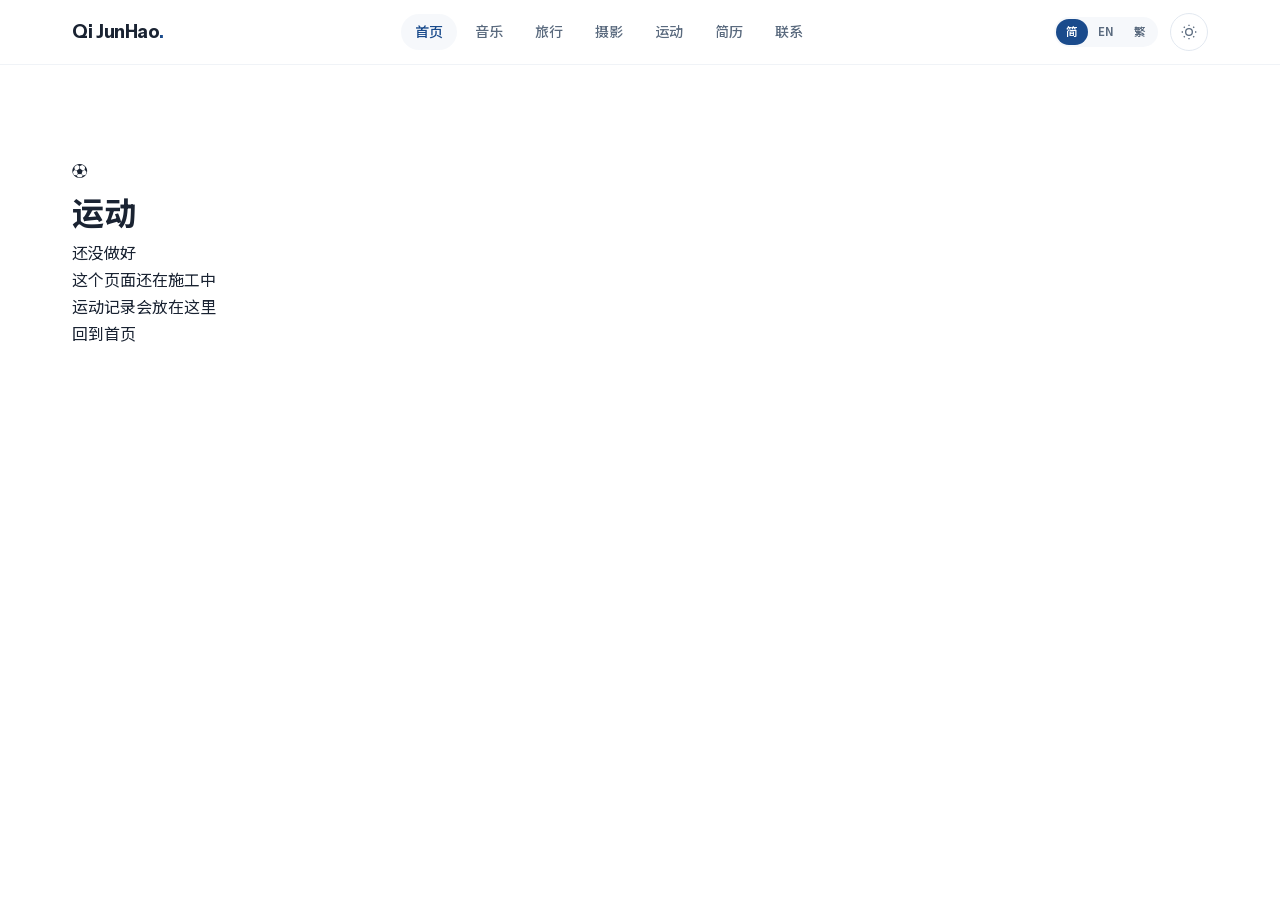
<file: index.html>
<!DOCTYPE html>
<html lang="zh-CN" data-i18n-title="page.title">
<head>
<meta charset="UTF-8">
<meta name="viewport" content="width=device-width, initial-scale=1.0">
<title>运动 — 戚俊皓</title>
<meta name="description" data-i18n-meta="page.desc" content="运动记录 — 正在建设中">
<meta property="og:title" data-i18n-meta="page.ogtitle" content="运动 | 戚俊皓">
<meta property="og:description" data-i18n-meta="page.ogdesc" content="运动记录 — 还没做好，敬请期待">
<meta property="og:type" content="website">
<link rel="icon" href="data:image/svg+xml,<svg xmlns='http://www.w3.org/2000/svg' viewBox='0 0 100 100'><text y='.9em' font-size='90'>🏃</text></svg>">
<link rel="stylesheet" href="fonts/fonts.css">
<link rel="stylesheet" href="style.css">
</head>
<body>

<!-- SVG filter for gooey effect -->
<svg class="gooey-filter-svg" aria-hidden="true">
  <defs>
    <filter id="gooeyFilter">
      <feGaussianBlur in="SourceGraphic" stdDeviation="8" result="blur" />
      <feColorMatrix in="blur" mode="matrix" values="1 0 0 0 0  0 1 0 0 0  0 0 1 0 0  0 0 0 22 -9" result="gooey" />
      <feComposite in="SourceGraphic" in2="gooey" operator="atop" />
    </filter>
  </defs>
</svg>

<!-- ============ NAVBAR ============ -->
<nav class="navbar" id="navbar">
  <div class="nav-inner">
    <a href="/" class="nav-logo">Qi JunHao<span class="dot">.</span></a>

    <div class="nav-gooey" id="navGooey"></div>

    <div class="nav-right">
      <div class="lang-toggle" id="langToggle">
        <span class="lang-item" data-lang="zh" data-full="简体中文">简</span>
        <span class="lang-item" data-lang="en" data-full="English">EN</span>
        <span class="lang-item" data-lang="hant" data-full="繁體中文">繁</span>
      </div>
      <button class="theme-toggle" id="themeToggle" aria-label="切换主题">
        <svg width="16" height="16" viewBox="0 0 24 24" fill="none" stroke="currentColor" stroke-width="2"><circle cx="12" cy="12" r="5"/><path d="M12 1v2M12 21v2M4.22 4.22l1.42 1.42M18.36 18.36l1.42 1.42M1 12h2M21 12h2M4.22 19.78l1.42-1.42M18.36 5.64l1.42-1.42"/></svg>
      </button>
    </div>
  </div>
</nav>

<div class="container">
  <span class="icon">⚽</span>
  <h1 data-i18n="page.h1">运动</h1>
  <span class="status" data-i18n="coming.status">还没做好</span>
  <p data-i18n="coming.desc">这个页面还在施工中<br>运动记录会放在这里</p>
  <a href="https://qijunhao.com" class="back-link" data-i18n="coming.back">回到首页</a>
</div>

<script>
window.PAGE_I18N = {
  zh: {
    'page.title':'运动 — 戚俊皓','page.desc':'运动记录 — 正在建设中',
    'page.ogtitle':'运动 | 戚俊皓','page.ogdesc':'运动记录 — 还没做好，敬请期待',
    'page.h1':'运动',
    'coming.status':'还没做好','coming.desc':'这个页面还在施工中<br>运动记录会放在这里','coming.back':'回到首页',
  },
  en: {
    'page.title':'Sport — Qi JunHao','page.desc':'Sports — Under Construction',
    'page.ogtitle':'Sport | Qi JunHao','page.ogdesc':'Sports — Coming Soon',
    'page.h1':'Sport',
    'coming.status':'Coming Soon','coming.desc':'This page is under construction<br>Sports content will be here soon','coming.back':'Back to Home',
  },
  hant: {
    'page.title':'運動 — 戚俊皓','page.desc':'運動記錄 — 正在建設中',
    'page.ogtitle':'運動 | 戚俊皓','page.ogdesc':'運動記錄 — 還沒做好，敬請期待',
    'page.h1':'運動',
    'coming.status':'還沒做好','coming.desc':'這個頁面還在施工中<br>運動記錄會放在這裡','coming.back':'回到首頁',
  }
};
</script>
<script src="common.js"></script>
  <script src="gooey-nav.js"></script>
  <script>
  document.addEventListener('DOMContentLoaded', function () {
    var gooeyContainer = document.getElementById('navGooey');
    if (gooeyContainer && typeof window.GooeyNav === 'function') {
      var lang = Prefs.get('lang') || 'zh';
      window.GooeyNav(gooeyContainer, {
        items: [
          { label: '首页', href: 'https://qijunhao.com' },
          { label: '音乐', href: 'https://music.qijunhao.com' },
          { label: '旅行', href: 'https://travel.qijunhao.com' },
          { label: '摄影', href: 'https://photography.qijunhao.com' },
          { label: '运动', href: 'https://sport.qijunhao.com' },
          { label: '简历', href: 'https://resume.qijunhao.com' },
          { label: '联系', href: 'https://contact.qijunhao.com' },
        ],
        animationTime: 600,
        particleCount: 12,
      });
    }
  });
  </script>
</body>
</file>
<file: fonts/fonts.css>
/* ============================================================
   自托管字体 — 由 localize_fonts.py 生成，请勿手改
   来源：Google Fonts（Instrument Sans / Noto Sans SC / JetBrains Mono）
   已按全站实际用到的 1400 个字符裁剪成单文件；如新增文案里出现
   子集外的生僻字，会回退到系统字体，重跑脚本即可补全。
   ============================================================ */
@font-face{font-family:'Noto Sans SC';font-style:normal;font-weight:100 900;font-display:swap;src:url(notosanssc.woff2) format('woff2');}
@font-face{font-family:'Instrument Sans';font-style:normal;font-weight:100 900;font-display:swap;src:url(instrumentsans.woff2) format('woff2');}
@font-face{font-family:'JetBrains Mono';font-style:normal;font-weight:100 800;font-display:swap;src:url(jetbrainsmono.woff2) format('woff2');}
</file>
<file: style.css>
/* ============================================================
   DESIGN SYSTEM — 戚俊皓 | Personal Website v3
   Light blue + white · Clean financial · Airy & professional
   ============================================================ */

/* ----- Color Tokens ----- */
:root {
  /* Base */
  --bg: #ffffff;
  --bg-soft: #f5f8fc;
  --surface: #ffffff;
  --surface-hover: #f0f4fa;
  --glass: rgba(255,255,255,0.75);
  --glass-border: rgba(26,75,140,0.08);

  /* Text */
  --text: #1a2332;
  --text-secondary: #5a6a7e;
  --text-muted: #8a9baa;

  /* Accent - Deep Blue */
  --accent: #1A4B8C;
  --accent-light: #3A7BC8;
  --accent-dark: #0f3460;
  --accent-glow: rgba(26,75,140,0.08);
  --accent-subtle: rgba(26,75,140,0.04);
  --accent-border: rgba(26,75,140,0.12);

  /* Gold highlight */
  --gold: #D4A843;
  --gold-light: #E8C86A;
  --gold-glow: rgba(212,168,67,0.08);
  --gold-border: rgba(212,168,67,0.15);

  /* Module colors */
  --c-music: #3B82F6;
  --c-travel: #10B981;
  --c-sports: #8B5CF6;
  --c-photo: #F59E0B;
  --c-resume: #1A4B8C;
  --c-about: #1A4B8C;

  /* UI */
  --border: #e2e8f0;
  --border-light: #f1f5f9;
  --shadow-sm: 0 1px 3px rgba(26,75,140,0.04), 0 1px 2px rgba(26,75,140,0.06);
  --shadow: 0 4px 12px rgba(26,75,140,0.06), 0 2px 4px rgba(26,75,140,0.04);
  --shadow-lg: 0 12px 40px rgba(26,75,140,0.08), 0 4px 12px rgba(26,75,140,0.04);
  --shadow-xl: 0 24px 60px rgba(26,75,140,0.1);

  /* Radius */
  --radius-sm: 8px;
  --radius: 16px;
  --radius-lg: 24px;
  --radius-xl: 32px;

  /* Typography */
  --font-sans: 'Instrument Sans', -apple-system, BlinkMacSystemFont, 'Segoe UI', sans-serif;
  --font-display: 'Instrument Sans', -apple-system, BlinkMacSystemFont, sans-serif;
  --font-mono: 'JetBrains Mono', 'SF Mono', 'Fira Code', monospace;
  --font-cn: 'Noto Sans SC', -apple-system, 'PingFang SC', 'Microsoft YaHei', sans-serif;

  --ease: cubic-bezier(0.34, 1.56, 0.64, 1);
  --ease-out: cubic-bezier(0.16, 1, 0.3, 1);
  --ease-smooth: cubic-bezier(0.4, 0, 0.2, 1);
  --transition: 0.35s var(--ease-smooth);
}

/* ----- Dark Mode ----- */
[data-theme="dark"] {
  --bg: #080d1a;
  --bg-soft: #0f172a;
  --surface: #131c31;
  --surface-hover: #1a2640;
  --glass: rgba(19,28,49,0.82);
  --glass-border: rgba(96,165,250,0.12);

  --text: #e8edf5;
  --text-secondary: #94a3b8;
  --text-muted: #5a6b8a;

  --border: #1e2d48;
  --border-light: #18243a;

  --shadow-sm: 0 1px 3px rgba(0,0,0,0.4);
  --shadow: 0 4px 12px rgba(0,0,0,0.5);
  --shadow-lg: 0 12px 40px rgba(0,0,0,0.6);
  --shadow-xl: 0 24px 60px rgba(0,0,0,0.7);

  --accent: #5b9cf5;
  --accent-light: #7db8ff;
  --accent-dark: #3a7bd5;
  --accent-glow: rgba(91,156,245,0.12);
  --accent-subtle: rgba(91,156,245,0.06);
  --accent-border: rgba(91,156,245,0.15);

  --gold: #E8C86A;
  --gold-light: #F0D88A;
  --gold-glow: rgba(232,200,106,0.1);
  --gold-border: rgba(232,200,106,0.15);
}

/* ============================================================
   RESET & BASE
   ============================================================ */
*, *::before, *::after {
  margin: 0;
  padding: 0;
  box-sizing: border-box;
}

/* Smooth theme transition on all color/shadow/border properties */
html.theme-transitioning *,
html.theme-transitioning *::before,
html.theme-transitioning *::after {
  transition: background 0.35s ease, color 0.3s ease, border-color 0.3s ease, box-shadow 0.3s ease !important;
}

html {
  scroll-behavior: smooth;
  scroll-padding-top: 80px;
  -webkit-font-smoothing: antialiased;
  -moz-osx-font-smoothing: grayscale;
}

body {
  font-family: var(--font-cn);
  background: var(--bg);
  color: var(--text);
  line-height: 1.7;
  overflow-x: hidden;
  overflow: hidden;
  height: 100vh;
}

::selection { background: var(--accent); color: white; }
a { color: inherit; text-decoration: none; }
img { max-width: 100%; height: auto; display: block; }

/* ============================================================
   UTILITY
   ============================================================ */
.container {
  max-width: 1200px;
  margin: 0 auto;
  padding: 0 2rem;
}
@media (max-width: 640px) {
  .container { padding: 0 1.25rem; }
}

/* ============================================================
   PARTICLES CANVAS
   ============================================================ */
#particles-canvas {
  position: fixed;
  top: 0; left: 0;
  width: 100%;
  height: 100%;
  z-index: 0;
  pointer-events: none;
}

/* ============================================================
   HOMEPAGE HERO
   ============================================================ */
.hero {
  min-height: 100dvh;
  display: flex;
  align-items: center;
  justify-content: center;
  text-align: center;
  padding: 2rem;
}
.hero-inner {
  max-width: 600px;
}
.hero h1 {
  font-family: var(--font-display);
  font-size: clamp(2.5rem, 6vw, 4rem);
  font-weight: 700;
  letter-spacing: -0.03em;
  margin-bottom: 0.5rem;
  color: var(--accent);
}
.hero .tagline {
  font-size: 1rem;
  color: var(--text-secondary);
  margin-bottom: 2rem;
  font-weight: 400;
}
.hero .main-nav {
  display: flex;
  flex-wrap: wrap;
  justify-content: center;
  gap: 0.5rem;
}
.hero .main-nav a {
  padding: 0.5rem 1.25rem;
  border-radius: var(--radius-sm);
  font-size: 0.9rem;
  font-weight: 500;
  color: var(--text-secondary);
  background: var(--surface);
  border: 1px solid var(--border);
  transition: all var(--transition);
}
.hero .main-nav a:hover {
  color: var(--accent);
  border-color: var(--accent-border);
  background: var(--accent-subtle);
  transform: translateY(-2px);
}
.hero-utils {
  display: flex;
  align-items: center;
  justify-content: center;
  gap: 0.75rem;
  margin-top: 1.5rem;
}
.hero-utils .theme-toggle {
  width: 36px;
  height: 36px;
  border-radius: 50%;
  border: 1px solid var(--border);
  background: var(--surface);
  color: var(--text-secondary);
  cursor: pointer;
  display: flex;
  align-items: center;
  justify-content: center;
  transition: all var(--transition);
}
.hero-utils .theme-toggle:hover {
  border-color: var(--accent);
  color: var(--accent);
  background: var(--accent-subtle);
}

/* ============================================================
   NAVIGATION
   ============================================================ */
.navbar {
  position: fixed;
  top: 0; left: 0; right: 0;
  z-index: 1000;
  background: rgba(255,255,255,0.85);
  backdrop-filter: blur(20px) saturate(1.1);
  -webkit-backdrop-filter: blur(20px) saturate(1.1);
  border-bottom: 1px solid rgba(226,232,240,0.5);
  transition: box-shadow var(--transition);
}

[data-theme="dark"] .navbar {
  background: rgba(8,13,26,0.92);
  backdrop-filter: blur(20px);
  -webkit-backdrop-filter: blur(20px);
  border-bottom-color: rgba(30,45,72,0.6);
}

.navbar.scrolled {
  box-shadow: 0 1px 8px rgba(26,75,140,0.06);
}

.nav-inner {
  max-width: 1200px;
  margin: 0 auto;
  padding: 0 2rem;
  display: flex;
  align-items: center;
  justify-content: space-between;
  height: 64px;
}

.nav-logo {
  font-family: var(--font-display);
  font-size: 1.15rem;
  font-weight: 700;
  letter-spacing: -0.02em;
  color: var(--text);
  transition: opacity var(--transition);
}
.nav-logo:hover { opacity: 0.7; }
.nav-logo .dot { color: var(--accent); }

.nav-links {
  display: flex;
  align-items: center;
  gap: 0.25rem;
  list-style: none;
}

.nav-links a {
  padding: 0.4rem 0.875rem;
  border-radius: var(--radius-sm);
  font-size: 0.875rem;
  font-weight: 500;
  color: var(--text-secondary);
  transition: all var(--transition);
  position: relative;
}

.nav-links a:hover,
.nav-links a.active {
  color: var(--accent);
  background: var(--accent-subtle);
}

.nav-right {
  display: flex;
  align-items: center;
  gap: 0.75rem;
}

.theme-toggle {
  width: 38px;
  height: 38px;
  border-radius: 50%;
  border: 1px solid var(--border);
  background: var(--surface);
  color: var(--text-secondary);
  cursor: pointer;
  display: flex;
  align-items: center;
  justify-content: center;
  font-size: 1rem;
  transition: all var(--transition);
}
.theme-toggle:hover {
  border-color: var(--accent);
  color: var(--accent);
  background: var(--accent-subtle);
}

.nav-toggle {
  display: none;
  width: 38px;
  height: 38px;
  background: none;
  border: none;
  cursor: pointer;
  position: relative;
}
.nav-toggle span {
  display: block;
  width: 22px;
  height: 2px;
  background: var(--text);
  border-radius: 2px;
  position: absolute;
  left: 50%;
  transform: translateX(-50%);
  transition: all 0.3s ease;
}
.nav-toggle span:nth-child(1) { top: 12px; }
.nav-toggle span:nth-child(2) { top: 18px; }
.nav-toggle span:nth-child(3) { top: 24px; }
.nav-toggle.active span:nth-child(1) { top: 18px; transform: translateX(-50%) rotate(45deg); }
.nav-toggle.active span:nth-child(2) { opacity: 0; }
.nav-toggle.active span:nth-child(3) { top: 18px; transform: translateX(-50%) rotate(-45deg); }

@media (max-width: 768px) {
  .nav-links {
    display: none;
    position: absolute;
    top: 100%;
    left: 0;
    right: 0;
    flex-direction: column;
    padding: 0.75rem 1rem 1.25rem;
    background: rgba(255,255,255,0.98);
    backdrop-filter: blur(24px);
    border-bottom: 1px solid var(--border);
    gap: 0.125rem;
  }
  [data-theme="dark"] .nav-links {
    background: rgba(15,23,42,0.98);
  }
  .nav-links { display: none; }
  .nav-gooey { display: none; }
  .nav-links a { padding: 0.625rem 0.875rem; width: 100%; }
  .nav-toggle { display: block; }
}

/* Mobile fallback: show nav-links when toggled */
@media (max-width: 768px) {
  .nav-links.active { display: flex; }
}

/* ============================================================
   GOOEY NAV (navbar integration)
   ============================================================ */
.nav-gooey {
  flex: 1;
  display: flex;
  justify-content: center;
  align-items: center;
  height: 100%;
}

.gooey-nav-container {
  position: relative;
  height: 100%;
  display: flex;
  align-items: center;
}

.gooey-nav-container nav {
  display: flex;
  position: relative;
  transform: translate3d(0, 0, 0.01px);
}

.gooey-nav-container nav ul {
  display: flex;
  gap: 0.25rem;
  list-style: none;
  padding: 0 0.5em;
  margin: 0;
  position: relative;
  z-index: 3;
  color: var(--text);
  text-shadow: none;
}

.gooey-nav-container nav ul li {
  border-radius: 100vw;
  position: relative;
  cursor: pointer;
  color: var(--text-secondary);
  font-size: 0.875rem;
  font-weight: 500;
}

.gooey-nav-container nav ul li a {
  display: inline-block;
  padding: 0.4rem 0.875rem;
  text-decoration: none;
  color: inherit;
  border-radius: 100vw;
  transition: background 0.25s ease;
}

.gooey-nav-container nav ul li a:hover {
  background: var(--accent-subtle);
}

.gooey-nav-container nav ul li.active a {
  color: var(--accent);
  background: var(--accent-subtle);
}

.gooey-nav-container .effect {
  position: absolute;
  left: 0;
  top: 0;
  width: 0;
  height: 0;
  opacity: 0;
  pointer-events: none;
  z-index: 1;
}

/* Particle styles */
.particle,
.point {
  display: block;
  opacity: 0;
  width: 20px;
  height: 20px;
  border-radius: 100%;
  transform-origin: center;
}

.particle {
  --time: 5s;
  position: absolute;
  top: calc(50% - 8px);
  left: calc(50% - 8px);
  animation: particle calc(var(--time)) ease 1 -350ms;
}

.point {
  background: var(--color, var(--accent));
  opacity: 1;
  animation: point calc(var(--time)) ease 1 -350ms;
}

@keyframes particle {
  0% {
    transform: rotate(0deg) translate(calc(var(--start-x)), calc(var(--start-y)));
    opacity: 1;
    animation-timing-function: cubic-bezier(0.55, 0, 1, 0.45);
  }
  70% {
    transform: rotate(calc(var(--rotate) * 0.5)) translate(calc(var(--end-x) * 1.2), calc(var(--end-y) * 1.2));
    opacity: 1;
    animation-timing-function: ease;
  }
  85% {
    transform: rotate(calc(var(--rotate) * 0.66)) translate(calc(var(--end-x)), calc(var(--end-y)));
    opacity: 1;
  }
  100% {
    transform: rotate(calc(var(--rotate) * 1.2)) translate(calc(var(--end-x) * 0.5), calc(var(--end-y) * 0.5));
    opacity: 1;
  }
}

@keyframes point {
  0% {
    transform: scale(0);
    opacity: 0;
    animation-timing-function: cubic-bezier(0.55, 0, 1, 0.45);
  }
  25% {
    transform: scale(calc(var(--scale) * 0.25));
  }
  38% { opacity: 1; }
  65% {
    transform: scale(var(--scale));
    opacity: 1;
    animation-timing-function: ease;
  }
  85% {
    transform: scale(var(--scale));
    opacity: 1;
  }
  100% {
    transform: scale(0);
    opacity: 0;
  }
}

/* ============================================================
   LANGUAGE TOGGLE
   ============================================================ */
.lang-toggle {
  display: flex;
  align-items: center;
  height: 30px;
  background: var(--accent-subtle);
  border-radius: 20px;
  padding: 2px;
  gap: 0;
  position: relative;
}

.lang-item {
  padding: 3px 10px;
  font-size: 0.72rem;
  font-weight: 600;
  border-radius: 16px;
  font-family: var(--font-body, var(--font-cn));
  cursor: pointer;
  color: var(--text-secondary);
  white-space: nowrap;
  position: relative;
  z-index: 1;
  user-select: none;
}

.lang-item.active {
  background: var(--accent);
  color: #fff;
}

.lang-item:hover:not(.active) {
  color: var(--accent);
}

@media (max-width: 768px) {
  .lang-toggle {
    height: 28px;
  }
  .lang-item {
    padding: 2px 6px;
    font-size: 0.68rem;
  }
}

/* ============================================================
   PAGE HEADER (sub-pages)
   ============================================================ */
.page-header {
  padding: 10rem 2rem 4rem;
  text-align: center;
  position: relative;
  overflow: hidden;
}
.page-header-inner {
  max-width: 1200px;
  margin: 0 auto;
  position: relative;
  z-index: 2;
}
.page-header .page-icon {
  font-size: 2.5rem;
  margin-bottom: 1.25rem;
  display: block;
}
.page-header h1 {
  font-family: var(--font-display);
  font-size: clamp(2.2rem, 5vw, 3.5rem);
  font-weight: 700;
  letter-spacing: -0.03em;
  margin-bottom: 0.75rem;
  line-height: 1.2;
  color: var(--accent);
}
.page-header .page-desc {
  font-size: 1.05rem;
  color: var(--text-secondary);
  max-width: 520px;
  margin: 0 auto;
}
.page-header .page-tag {
  display: inline-block;
  padding: 0.3rem 0.875rem;
  border-radius: 50px;
  font-size: 0.75rem;
  font-weight: 600;
  letter-spacing: 0.04em;
  font-family: var(--font-mono);
  margin-bottom: 1rem;
  text-transform: uppercase;
  color: var(--accent);
  background: var(--accent-subtle);
  border: 1px solid var(--accent-border);
}

/* ============================================================
   SECTIONS
   ============================================================ */
.section {
  padding: 5rem 2rem;
  position: relative;
  z-index: 2;
}
.section-inner {
  max-width: 1200px;
  margin: 0 auto;
}
.section-header {
  margin-bottom: 3rem;
}
.section-header h2 {
  font-family: var(--font-display);
  font-size: clamp(1.5rem, 3vw, 2rem);
  font-weight: 700;
  letter-spacing: -0.02em;
  margin-bottom: 0.5rem;
}
.section-header .section-desc {
  color: var(--text-secondary);
  font-size: 0.95rem;
  max-width: 520px;
}
.section-header.centered { text-align: center; }
.section-header.centered .section-desc { margin: 0 auto; }

/* ============================================================
   CARDS
   ============================================================ */
.card {
  background: var(--surface);
  border: 1px solid var(--border);
  border-radius: var(--radius);
  padding: 2rem;
  transition: all var(--transition);
}
.card:hover {
  box-shadow: var(--shadow-lg);
  border-color: var(--accent-border);
}

/* ============================================================
   GRID
   ============================================================ */
.grid-2 {
  display: grid;
  grid-template-columns: repeat(2, 1fr);
  gap: 1.5rem;
}
.grid-3 {
  display: grid;
  grid-template-columns: repeat(3, 1fr);
  gap: 1.5rem;
}
.grid-auto {
  display: grid;
  grid-template-columns: repeat(auto-fill, minmax(280px, 1fr));
  gap: 1.5rem;
}
@media (max-width: 768px) {
  .grid-2, .grid-3 { grid-template-columns: 1fr; }
}

/* ============================================================
   TAGS
   ============================================================ */
.tag {
  display: inline-flex;
  align-items: center;
  gap: 0.4rem;
  padding: 0.3rem 0.75rem;
  border-radius: 50px;
  font-size: 0.8rem;
  font-weight: 500;
  background: var(--accent-subtle);
  color: var(--accent);
  border: 1px solid var(--accent-border);
}

/* ============================================================
   BUTTONS
   ============================================================ */
.btn {
  display: inline-flex;
  align-items: center;
  gap: 0.5rem;
  padding: 0.75rem 1.5rem;
  border-radius: var(--radius-sm);
  font-size: 0.9rem;
  font-weight: 600;
  font-family: var(--font-cn);
  cursor: pointer;
  border: none;
  text-decoration: none;
  transition: all var(--transition);
}
.btn-primary {
  background: var(--accent);
  color: white;
  box-shadow: 0 2px 8px rgba(26,75,140,0.25);
}
.btn-primary:hover {
  background: var(--accent-dark);
  transform: translateY(-2px);
  box-shadow: 0 4px 16px rgba(26,75,140,0.35);
}
.btn-outline {
  background: transparent;
  color: var(--text);
  border: 1px solid var(--border);
}
.btn-outline:hover {
  border-color: var(--accent);
  color: var(--accent);
  background: var(--accent-subtle);
  transform: translateY(-2px);
}

/* ============================================================
   FOOTER
   ============================================================ */
.footer {
  border-top: 1px solid var(--border);
  padding: 3rem 2rem;
  text-align: center;
  background: var(--bg-soft);
}
.footer-inner {
  max-width: 1200px;
  margin: 0 auto;
}
.footer-logo {
  font-family: var(--font-display);
  font-size: 1.1rem;
  font-weight: 700;
  letter-spacing: -0.02em;
  margin-bottom: 0.75rem;
}
.footer-logo .dot { color: var(--accent); }
.footer-text {
  font-size: 0.85rem;
  color: var(--text-muted);
}
.footer-links {
  display: flex;
  justify-content: center;
  gap: 1.5rem;
  flex-wrap: wrap;
  margin-top: 1rem;
}
.footer-links a {
  font-size: 0.85rem;
  color: var(--text-secondary);
  transition: color var(--transition);
}
.footer-links a:hover { color: var(--accent); }

/* ============================================================
   BACK TO TOP
   ============================================================ */
.back-to-top {
  position: fixed;
  bottom: 2rem;
  right: 2rem;
  z-index: 999;
  width: 44px;
  height: 44px;
  border-radius: 50%;
  background: var(--surface);
  border: 1px solid var(--border);
  color: var(--text-secondary);
  cursor: pointer;
  display: flex;
  align-items: center;
  justify-content: center;
  font-size: 1.1rem;
  opacity: 0;
  visibility: hidden;
  transform: translateY(12px);
  transition: all var(--transition);
  backdrop-filter: blur(12px);
}
.back-to-top.visible {
  opacity: 1;
  visibility: visible;
  transform: translateY(0);
}
.back-to-top:hover {
  border-color: var(--accent);
  color: var(--accent);
  background: var(--accent-subtle);
}

/* ============================================================
   RESPONSIVE
   ============================================================ */
@media (max-width: 768px) {
  .about-hero {
    min-height: 35vh;
    padding: 5rem 1.25rem 2rem;
  }
  .menu-section {
    height: 65vh;
  }
  .hide-desktop { display: none; }
}

@media (max-width: 480px) {
  .section { padding: 3rem 1.25rem; }
  .page-header { padding: 8rem 1.25rem 3rem; }
}

/* ============================================================
   HERO TEXT (left side of homepage)
   ============================================================ */
.hero-text {
  position: absolute;
  left: 10%;
  top: 28%;
  z-index: 3;
  pointer-events: none;
  max-width: 520px;
}

.hero-greeting {
  font-family: var(--font-display);
  font-size: clamp(4rem, 7vw, 6rem);
  font-weight: 700;
  letter-spacing: -0.04em;
  line-height: 1.1;
  color: var(--accent);
  margin-bottom: 1.2rem;
}

.hero-line {
  font-family: var(--font-cn);
  font-size: clamp(1rem, 2vw, 1.25rem);
  font-weight: 400;
  color: var(--text-secondary);
  line-height: 2.2;
  letter-spacing: 0.12em;
}

.hero-typing-wrap {
  margin-top: 1.5rem;
  font-family: var(--font-cn);
  font-size: clamp(1.05rem, 2vw, 1.3rem);
  font-weight: 500;
  color: var(--accent);
  min-height: 1.8em;
  letter-spacing: 0.1em;
}

.hero-cursor {
  display: inline-block;
  margin-left: 2px;
  font-weight: 300;
  color: var(--accent);
  animation: blink 0.8s step-end infinite;
}

@keyframes blink {
  50% { opacity: 0; }
}

[data-theme="dark"] .hero-greeting {
  color: var(--accent-light);
}
[data-theme="dark"] .hero-typing-wrap {
  color: var(--accent-light);
}
[data-theme="dark"] .hero-cursor {
  color: var(--accent-light);
}

@media (max-width: 900px) {
  .hero-text {
    left: 5%;
    right: 5%;
    top: 8%;
    transform: none;
    text-align: center;
    max-width: none;
  }
  .hero-greeting {
    font-size: clamp(2.2rem, 8vw, 3rem);
  }
  .hero-line {
    font-size: clamp(0.9rem, 3vw, 1rem);
  }
  .hero-typing-wrap {
    font-size: clamp(0.9rem, 3vw, 1.05rem);
  }
}

@media (max-width: 480px) {
  .hero-text {
    top: 6%;
  }
}

/* ============================================================
   CARD SWAP (faithful replica of React Bits CardSwap)
   ============================================================ */
.card-swap-section {
  position: relative;
  height: calc(100vh - 64px);
  z-index: 2;
}

.card-swap-container {
  position: absolute;
  bottom: 3%;
  right: 8%;
  transform: translate(7%, 24%);
  transform-origin: bottom right;
  perspective: 900px;
  overflow: visible;
}

.card-swap-container .card {
  position: absolute;
  top: 50%;
  left: 50%;
  border-radius: 12px;
  border: 1px solid #ddd0b0;
  background: #000;
  transform-style: preserve-3d;
  will-change: transform;
  backface-visibility: hidden;
  -webkit-backface-visibility: hidden;
  overflow: hidden;
  cursor: pointer;
}

/* Card header bar */
.card-header {
  position: absolute;
  top: 0; left: 0; right: 0;
  height: 44px;
  display: flex;
  align-items: center;
  gap: 8px;
  padding: 0 16px;
  background: rgba(0,0,0,0.4);
  border-bottom: 1px solid rgba(255,255,255,0.06);
  z-index: 4;
  color: rgba(255,255,255,0.9);
  font-size: 0.82rem;
  font-weight: 500;
  letter-spacing: 0.03em;
}

.card-header svg {
  width: 16px;
  height: 16px;
  opacity: 0.7;
  flex-shrink: 0;
}

.card-cta {
  margin-left: 10px;
  font-size: 0.78rem;
  font-weight: 700;
  opacity: 0;
  transition: opacity 0.3s ease;
  white-space: nowrap;
  padding: 2px 10px;
  border: 1.5px solid currentColor;
  border-radius: 20px;
  letter-spacing: 0.04em;
}

.card-cta.active {
  opacity: 1;
}

/* Card body — the main visual area */
.card-body {
  position: absolute;
  inset: 0;
  display: flex;
  align-items: center;
  justify-content: center;
  z-index: 2;
}

.card-symbol {
  position: relative;
  z-index: 2;
  font-size: clamp(4rem, 10vw, 8rem);
  font-weight: 300;
  color: var(--accent, #3B82F6);
  line-height: 1;
  opacity: 0.85;
  text-shadow: 0 0 40px var(--accent, #3B82F6);
}

.card-glow {
  position: absolute;
  inset: 0;
  z-index: 1;
  pointer-events: none;
}

/* PixelCanvas on cards */
.card-swap-container .card .pixel-canvas {
  position: absolute;
  top: 0;
  left: 0;
  width: 100%;
  height: 100%;
  pointer-events: none;
  z-index: 3;
  border-radius: 12px;
}

/* Radial glow on hover (like original PixelCard ::before) */
.card-swap-container .card::before {
  content: '';
  position: absolute;
  inset: 0;
  margin: auto;
  aspect-ratio: 1;
  background: radial-gradient(circle, rgba(255,255,255,0.08), transparent 85%);
  opacity: 0;
  transition: opacity 800ms cubic-bezier(0.5, 1, 0.89, 1);
  pointer-events: none;
  z-index: 2;
}

.card-swap-container .card:hover::before {
  opacity: 1;
}

@media (max-width: 768px) {
  .card-swap-container {
    transform: scale(0.75) translate(25%, 25%);
  }
}

@media (max-width: 480px) {
  .card-swap-container {
    transform: scale(0.55) translate(25%, 25%);
  }
}
/* ============================================================
   TIMELINE
   ============================================================ */
.timeline::before {
  content: '';
  position: absolute;
  left: 0;
  top: 0.5rem;
  bottom: 0.5rem;
  width: 2px;
  background: var(--border);
}
.timeline-item {
  position: relative;
  margin-bottom: 2.5rem;
  padding-left: 1.75rem;
}
.timeline-item:last-child { margin-bottom: 0; }
.timeline-item::before {
  content: '';
  position: absolute;
  left: -2.85rem;
  top: 0.45rem;
  width: 10px;
  height: 10px;
  border-radius: 50%;
  background: var(--accent);
  border: 2px solid var(--bg);
  box-shadow: 0 0 0 2px var(--accent);
  transition: transform 0.3s ease;
}
.timeline-item:hover::before { transform: scale(1.4); }
.timeline-date {
  font-family: var(--font-mono);
  font-size: 0.8rem;
  color: var(--accent);
  font-weight: 500;
  margin-bottom: 0.25rem;
}
.timeline-title { font-size: 1.05rem; font-weight: 700; margin-bottom: 0.2rem; }
.timeline-sub {
  font-size: 0.9rem;
  color: var(--text-secondary);
  margin-bottom: 0.5rem;
  font-weight: 500;
}
.timeline-desc {
  font-size: 0.9rem;
  color: var(--text-secondary);
  line-height: 1.7;
}
.timeline-desc ul { list-style: none; padding: 0; }
.timeline-desc li {
  position: relative;
  padding-left: 1rem;
  margin-bottom: 0.3rem;
}
.timeline-desc li::before {
  content: '—';
  position: absolute;
  left: 0;
  color: var(--text-muted);
}

/* ============================================================
   SCROLL REVEAL ANIMATIONS
   ============================================================ */
.reveal {
  opacity: 0;
  transform: translateY(24px);
  transition: all 0.7s var(--ease-out);
}
.reveal.visible {
  opacity: 1;
  transform: translateY(0);
}
.reveal-delay-1 { transition-delay: 0.1s; }
.reveal-delay-2 { transition-delay: 0.2s; }
.reveal-delay-3 { transition-delay: 0.3s; }
.reveal-delay-4 { transition-delay: 0.4s; }
.reveal-delay-5 { transition-delay: 0.5s; }

/* ============================================================
   PLACEHOLDER
   ============================================================ */
.placeholder {
  background: var(--surface);
  border: 2px dashed var(--border);
  border-radius: var(--radius);
  padding: 3rem 2rem;
  text-align: center;
  transition: all var(--transition);
}
.placeholder:hover { border-color: var(--accent-border); }
.placeholder-icon { font-size: 2.5rem; margin-bottom: 0.75rem; opacity: 0.6; }
.placeholder-text { color: var(--text-secondary); font-size: 0.95rem; }
.placeholder-hint { font-size: 0.8rem; color: var(--text-muted); margin-top: 0.25rem; }

/* ============================================================
   THEME TRANSITION
   ============================================================ */
.theme-transitioning,
.theme-transitioning * {
  transition: background-color 0.3s ease,
              color 0.3s ease,
              border-color 0.3s ease,
              box-shadow 0.3s ease !important;
}

/* ============================================================
   FLOWING MENU
   ============================================================ */
.menu-wrap {
  width: 100%;
  overflow: hidden;
  position: relative;
}

.menu {
  display: flex;
  flex-direction: column;
  height: 100%;
  margin: 0;
  padding: 0;
}

.menu__item {
  flex: 1;
  position: relative;
  overflow: hidden;
  text-align: center;
  border-top: 1px solid;
}

.menu__item:first-child {
  border-top: none;
}

.menu__item-link {
  display: flex;
  align-items: center;
  justify-content: center;
  height: 100%;
  position: relative;
  cursor: pointer;
  text-transform: uppercase;
  text-decoration: none;
  white-space: nowrap;
  font-weight: 600;
  font-size: clamp(1.2rem, 4vh, 2.4rem);
  transition: letter-spacing 0.3s ease;
  z-index: 2;
}

.menu__item-link:hover {
  letter-spacing: 0.08em;
}

.marquee {
  position: absolute;
  top: 0;
  left: 0;
  overflow: hidden;
  width: 100%;
  height: 100%;
  pointer-events: none;
  transform: translate3d(0, 101%, 0);
  z-index: 1;
}

.marquee__inner-wrap {
  height: 100%;
  width: 100%;
  overflow: hidden;
}

.marquee__inner {
  display: flex;
  align-items: center;
  position: relative;
  height: 100%;
  width: fit-content;
  will-change: transform;
}

.marquee__part {
  display: flex;
  align-items: center;
  flex-shrink: 0;
}

.marquee span {
  white-space: nowrap;
  text-transform: uppercase;
  font-weight: 400;
  font-size: clamp(1rem, 3vh, 1.8rem);
  line-height: 1;
  padding: 0 1vw;
}

.marquee__img {
  width: clamp(100px, 12vw, 200px);
  height: clamp(2.5rem, 7vh, 5rem);
  margin: 1em 1.5vw;
  border-radius: 50px;
  background-size: cover;
  background-position: 50% 50%;
}

@media (max-width: 768px) {
  .menu__item-link {
    font-size: 1rem;
  }
  .marquee span {
    font-size: 0.85rem;
  }
  .marquee__img {
    width: 80px;
    height: 2rem;
    margin: 0.5em 1vw;
  }
}

/* ============================================================
   ABOUT HERO (homepage)
   ============================================================ */
.about-hero {
  min-height: 45vh;
  display: flex;
  align-items: center;
  justify-content: center;
  text-align: center;
  padding: 6rem 2rem 4rem;
  position: relative;
  overflow: hidden;
  z-index: 2;
}

.about-inner {
  max-width: 680px;
}

.about-badge {
  display: inline-flex;
  align-items: center;
  gap: 0.5rem;
  padding: 0.35rem 1rem;
  border-radius: 50px;
  font-size: 0.75rem;
  font-weight: 600;
  letter-spacing: 0.04em;
  font-family: var(--font-mono);
  margin-bottom: 1.25rem;
  text-transform: uppercase;
  color: var(--accent);
  background: var(--accent-subtle);
  border: 1px solid var(--accent-border);
}

.about-hero h1 {
  font-family: var(--font-display);
  font-size: clamp(2.4rem, 6vw, 4rem);
  font-weight: 700;
  letter-spacing: -0.03em;
  margin-bottom: 0.6rem;
  line-height: 1.15;
  color: var(--text);
}

.about-hero .tagline {
  font-size: 1.05rem;
  color: var(--text-secondary);
  margin-bottom: 1.25rem;
  font-weight: 400;
}

.about-hero .bio {
  font-size: 0.95rem;
  color: var(--text-secondary);
  line-height: 1.8;
  max-width: 520px;
  margin: 0 auto;
}

.about-hero .divider {
  width: 40px;
  height: 2px;
  background: var(--accent);
  margin: 1.5rem auto;
  border-radius: 2px;
  opacity: 0.5;
}

/* ============================================================
   MENU SECTION
   ============================================================ */
.menu-section {
  height: 55vh;
  position: relative;
  z-index: 2;
}
</file>
